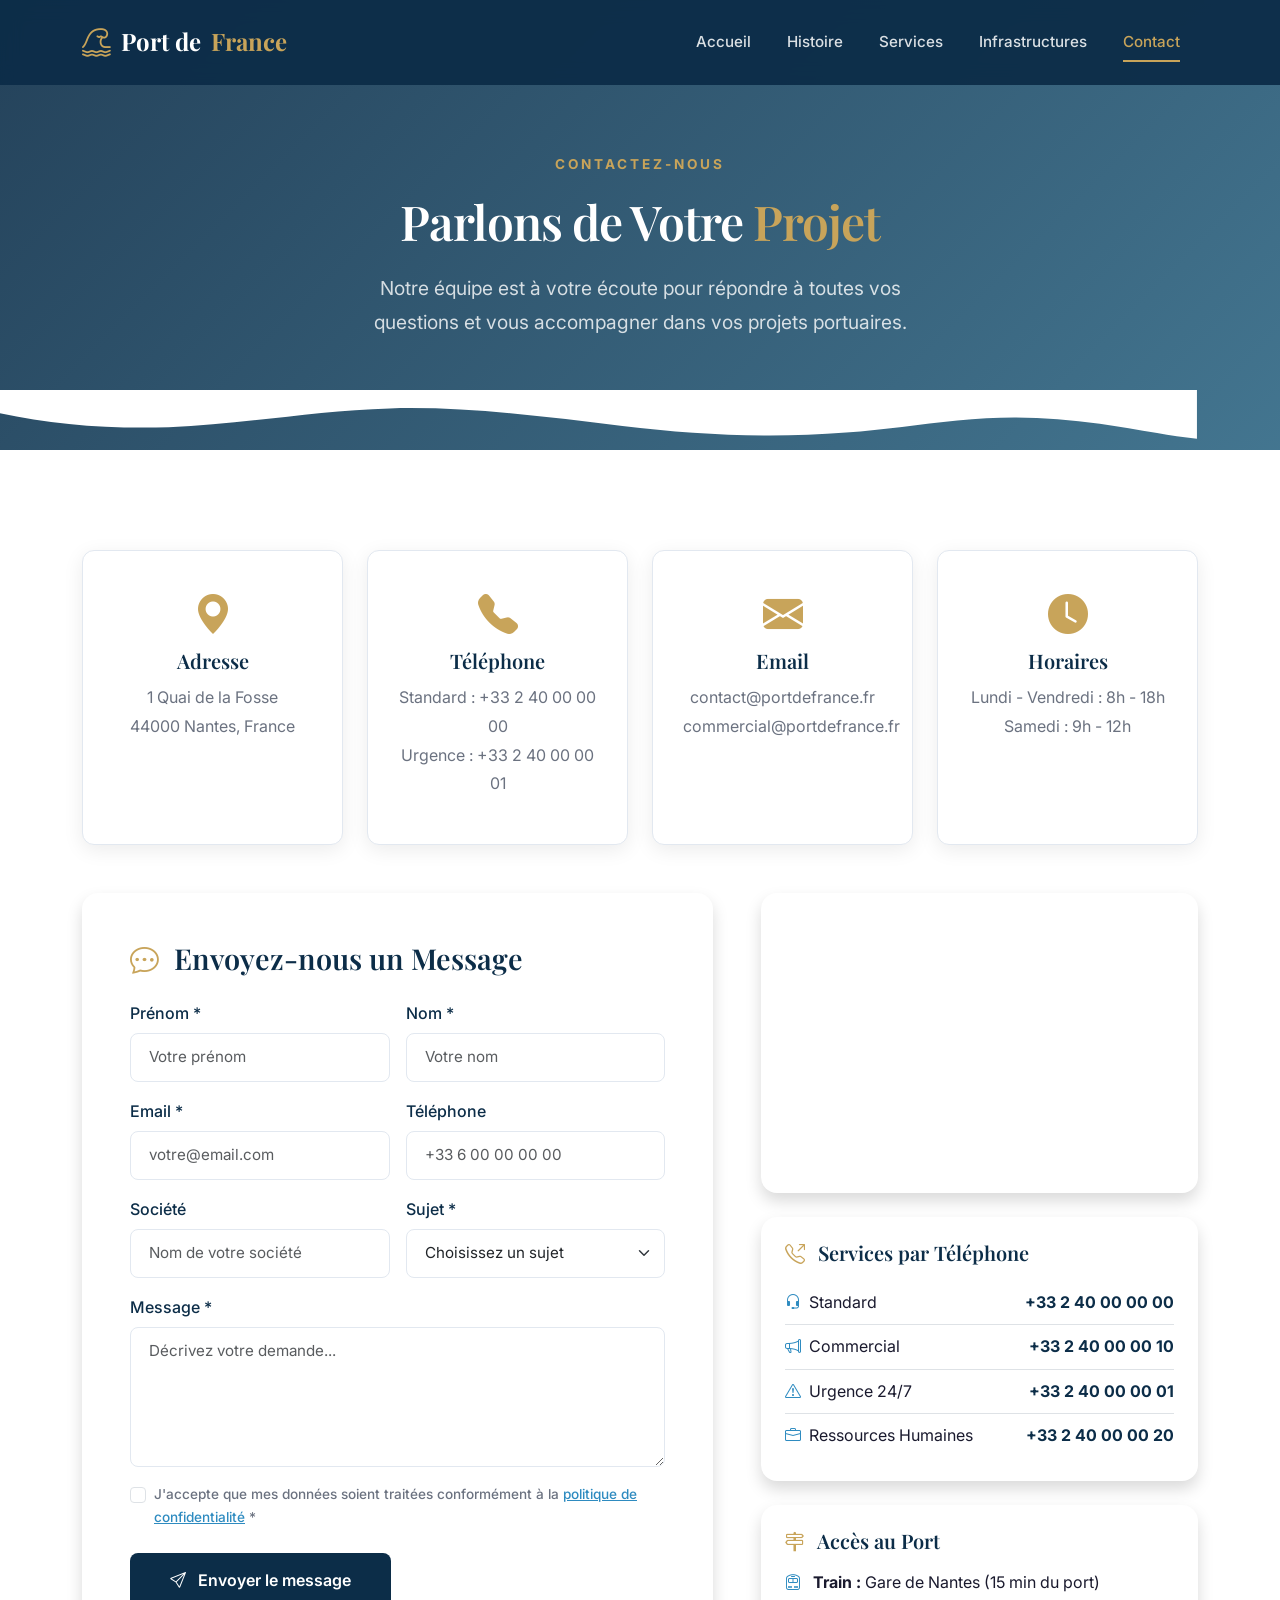
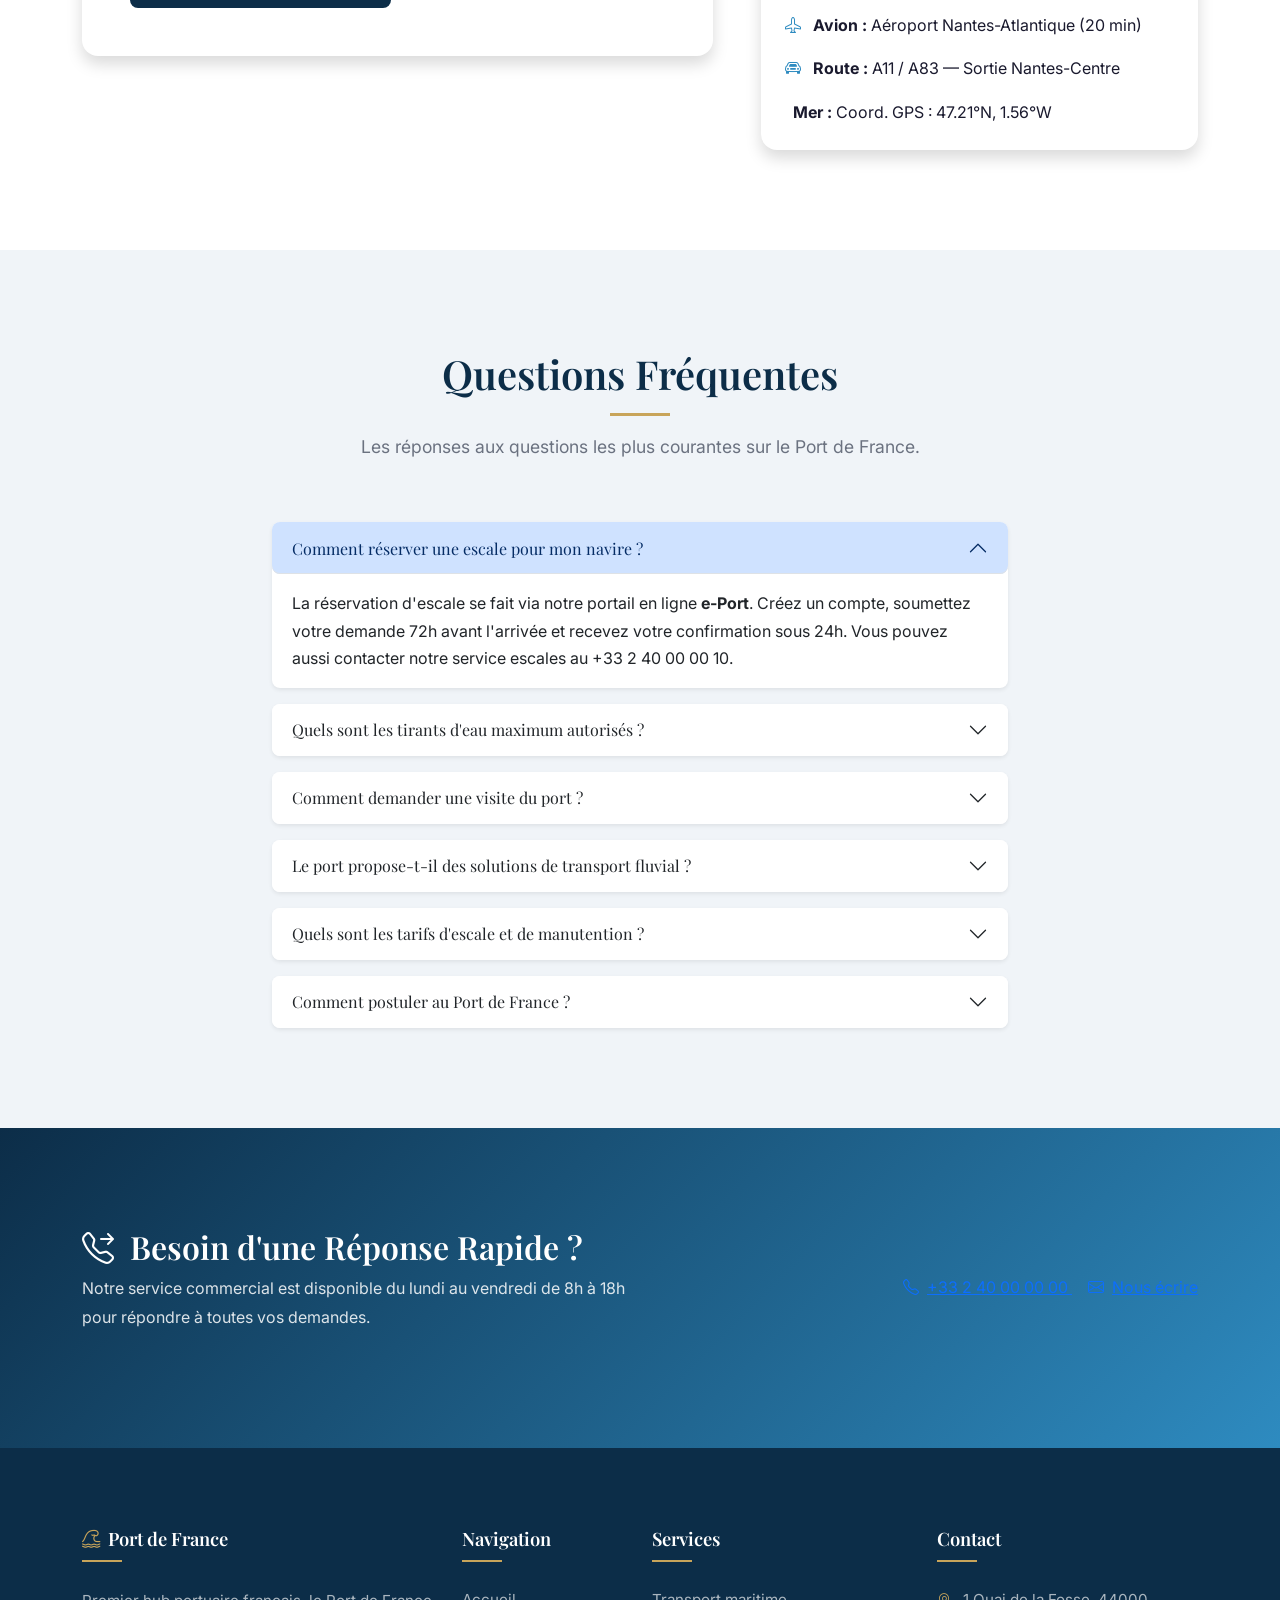
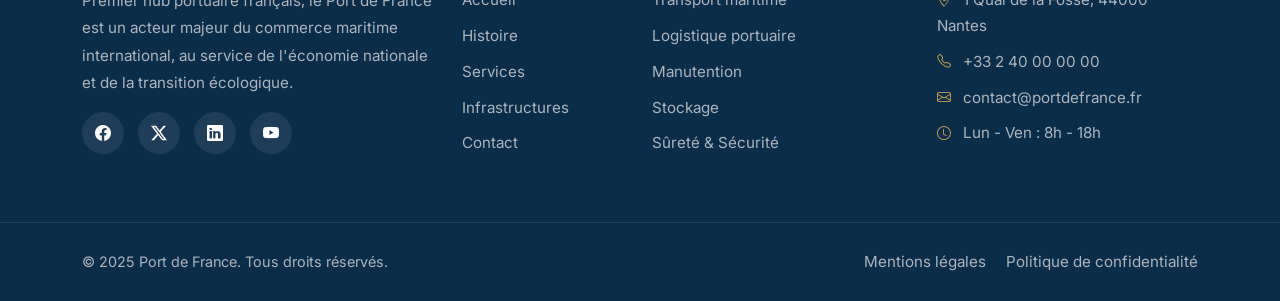
<file: port-de-france/contact.html>
<!DOCTYPE html>
<html lang="fr">
<head>
    <meta charset="UTF-8">
    <meta name="viewport" content="width=device-width, initial-scale=1.0">
    <meta name="description" content="Contactez le Port de France - Formulaire, coordonnées, plan d'accès et horaires.">
    <title>Port de France — Contact</title>

    <link href="https://cdn.jsdelivr.net/npm/bootstrap@5.3.3/dist/css/bootstrap.min.css" rel="stylesheet">
    <link href="https://cdn.jsdelivr.net/npm/bootstrap-icons@1.11.3/font/bootstrap-icons.min.css" rel="stylesheet">
    <link href="css/style.css" rel="stylesheet">
</head>
<body>

    <!-- ============================================
         NAVIGATION
         ============================================ -->
    <nav class="navbar navbar-expand-lg navbar-port fixed-top" id="mainNav">
        <div class="container">
            <a class="navbar-brand" href="index.html">
                <i class="bi bi-tsunami"></i> Port de <span>France</span>
            </a>
            <button class="navbar-toggler" type="button" data-bs-toggle="collapse" data-bs-target="#navbarNav">
                <span class="navbar-toggler-icon"></span>
            </button>
            <div class="collapse navbar-collapse justify-content-end" id="navbarNav">
                <ul class="navbar-nav">
                    <li class="nav-item"><a class="nav-link" href="index.html">Accueil</a></li>
                    <li class="nav-item"><a class="nav-link" href="about.html">Histoire</a></li>
                    <li class="nav-item"><a class="nav-link" href="services.html">Services</a></li>
                    <li class="nav-item"><a class="nav-link" href="infrastructures.html">Infrastructures</a></li>
                    <li class="nav-item"><a class="nav-link active" href="contact.html">Contact</a></li>
                </ul>
            </div>
        </div>
    </nav>

    <!-- ============================================
         HERO REDUIT
         ============================================ -->
    <section class="hero-section hero-page" style="background: linear-gradient(135deg, rgba(12,45,72,0.9), rgba(20,83,116,0.8)),
        url('https://picsum.photos/seed/port-contact/1920/800.jpg'); background-size: cover; background-position: center;">
        <div class="container">
            <div class="hero-content text-center">
                <span class="text-uppercase fw-bold" style="color: var(--accent); letter-spacing: 3px; font-size: 0.85rem;">
                    Contactez-nous
                </span>
                <h1 class="mt-3" style="color: var(--white);">
                    Parlons de Votre <span>Projet</span>
                </h1>
                <p style="color: rgba(255,255,255,0.8); max-width: 600px; margin: 0 auto;">
                    Notre équipe est à votre écoute pour répondre à toutes vos questions 
                    et vous accompagner dans vos projets portuaires.
                </p>
            </div>
        </div>
        <div class="hero-waves">
            <svg viewBox="0 0 1200 120" preserveAspectRatio="none" style="height:60px;">
                <path d="M0,0V46.29c47.79,22.2,103.59,32.17,158,28,70.36-5.37,136.33-33.31,206.8-37.5C438.64,32.43,512.34,53.67,583,72.05c69.27,18,138.3,24.88,209.4,13.08,36.15-6,68.87-16.65,104.21-24.37,46.87-10.32,88.75-6.49,133.39,6.6,18.41,5.36,36,12.15,53.71,18.78,12.14,4.54,24.49,8.6,37.29,11.56V0Z" fill="#ffffff"></path>
            </svg>
        </div>
    </section>

    <!-- ============================================
         SECTION COORDONNÉES
         ============================================ -->
    <section class="section-padding">
        <div class="container">
            <!-- Cartes de contact -->
            <div class="row g-4 mb-5">
                <!-- Adresse -->
                <div class="col-md-6 col-lg-3 fade-up">
                    <div class="contact-info-card">
                        <i class="bi bi-geo-alt-fill"></i>
                        <h5>Adresse</h5>
                        <p>1 Quai de la Fosse<br>44000 Nantes, France</p>
                    </div>
                </div>
                <!-- Téléphone -->
                <div class="col-md-6 col-lg-3 fade-up delay-1">
                    <div class="contact-info-card">
                        <i class="bi bi-telephone-fill"></i>
                        <h5>Téléphone</h5>
                        <p>Standard : +33 2 40 00 00 00<br>Urgence : +33 2 40 00 00 01</p>
                    </div>
                </div>
                <!-- Email -->
                <div class="col-md-6 col-lg-3 fade-up delay-2">
                    <div class="contact-info-card">
                        <i class="bi bi-envelope-fill"></i>
                        <h5>Email</h5>
                        <p>contact@portdefrance.fr<br>commercial@portdefrance.fr</p>
                    </div>
                </div>
                <!-- Horaires -->
                <div class="col-md-6 col-lg-3 fade-up delay-3">
                    <div class="contact-info-card">
                        <i class="bi bi-clock-fill"></i>
                        <h5>Horaires</h5>
                        <p>Lundi - Vendredi : 8h - 18h<br>Samedi : 9h - 12h</p>
                    </div>
                </div>
            </div>

            <!-- Formulaire + Carte -->
            <div class="row g-5">
                <!-- Formulaire de contact -->
                <div class="col-lg-7 fade-up">
                    <div class="bg-white p-4 p-md-5 rounded-4 shadow">
                        <h3 class="mb-4" style="font-size: 1.8rem;">
                            <i class="bi bi-chat-dots me-2" style="color: var(--accent);"></i>
                            Envoyez-nous un Message
                        </h3>

                        <form class="contact-form" id="contactForm">
                            <div class="row g-3">
                                <!-- Prénom -->
                                <div class="col-md-6">
                                    <label for="firstName" class="form-label">Prénom *</label>
                                    <input type="text" class="form-control" id="firstName" placeholder="Votre prénom" required>
                                </div>
                                <!-- Nom -->
                                <div class="col-md-6">
                                    <label for="lastName" class="form-label">Nom *</label>
                                    <input type="text" class="form-control" id="lastName" placeholder="Votre nom" required>
                                </div>
                                <!-- Email -->
                                <div class="col-md-6">
                                    <label for="email" class="form-label">Email *</label>
                                    <input type="email" class="form-control" id="email" placeholder="votre@email.com" required>
                                </div>
                                <!-- Téléphone -->
                                <div class="col-md-6">
                                    <label for="phone" class="form-label">Téléphone</label>
                                    <input type="tel" class="form-control" id="phone" placeholder="+33 6 00 00 00 00">
                                </div>
                                <!-- Société -->
                                <div class="col-md-6">
                                    <label for="company" class="form-label">Société</label>
                                    <input type="text" class="form-control" id="company" placeholder="Nom de votre société">
                                </div>
                                <!-- Sujet -->
                                <div class="col-md-6">
                                    <label for="subject" class="form-label">Sujet *</label>
                                    <select class="form-select" id="subject" required>
                                        <option value="" disabled selected>Choisissez un sujet</option>
                                        <option value="devis">Demande de devis</option>
                                        <option value="escale">Réservation d'escale</option>
                                        <option value="logistique">Service logistique</option>
                                        <option value="emploi">Recrutement</option>
                                        <option value="visite">Demande de visite</option>
                                        <option value="autre">Autre</option>
                                    </select>
                                </div>
                                <!-- Message -->
                                <div class="col-12">
                                    <label for="message" class="form-label">Message *</label>
                                    <textarea class="form-control" id="message" rows="5" 
                                              placeholder="Décrivez votre demande..." required></textarea>
                                </div>
                                <!-- Checkbox RGPD -->
                                <div class="col-12">
                                    <div class="form-check">
                                        <input class="form-check-input" type="checkbox" id="rgpd" required>
                                        <label class="form-check-label" for="rgpd" style="font-size: 0.85rem; color: var(--gray);">
                                            J'accepte que mes données soient traitées conformément à la 
                                            <a href="#" style="color: var(--secondary);">politique de confidentialité</a> *
                                        </label>
                                    </div>
                                </div>
                                <!-- Bouton d'envoi -->
                                <div class="col-12">
                                    <button type="submit" class="btn-submit" id="submitBtn">
                                        <i class="bi bi-send me-2" id="submitIcon"></i>
                                        <span id="submitText">Envoyer le message</span>
                                    </button>
                                </div>
                            </div>
                        </form>

                        <!-- Message de succès (caché par défaut) -->
                        <div id="formSuccess" class="alert alert-success mt-4 d-none" role="alert">
                            <i class="bi bi-check-circle-fill me-2"></i>
                            <strong>Message envoyé !</strong> Merci pour votre demande. Notre équipe vous répondra sous 24h.
                        </div>

                        <!-- Message d'erreur -->
                        <div id="formError" class="alert alert-danger mt-4 d-none" role="alert">
                            <i class="bi bi-exclamation-circle-fill me-2"></i>
                            <strong>Erreur !</strong> Veuillez remplir tous les champs obligatoires correctement.
                        </div>
                    </div>
                </div>

                <!-- Informations complémentaires -->
                <div class="col-lg-5 fade-up delay-2">
                    <!-- Carte intégrée (iframe OpenStreetMap) -->
                    <div class="rounded-4 overflow-hidden shadow mb-4" style="height: 300px;">
                        <iframe 
                            src="https://www.openstreetmap.org/export/embed.html?bbox=-1.58%2C47.20%2C-1.54%2C47.22&layer=mapnik" 
                            width="100%" 
                            height="300" 
                            style="border:0;" 
                            allowfullscreen 
                            loading="lazy"
                            title="Carte du Port de France">
                        </iframe>
                    </div>

                    <!-- Services contact -->
                    <div class="bg-white p-4 rounded-4 shadow mb-4">
                        <h5 class="mb-3">
                            <i class="bi bi-telephone-outbound me-2" style="color: var(--accent);"></i>
                            Services par Téléphone
                        </h5>
                        <ul class="list-unstyled mb-0">
                            <li class="d-flex justify-content-between py-2 border-bottom">
                                <span><i class="bi bi-headset me-2" style="color: var(--secondary);"></i>Standard</span>
                                <strong style="color: var(--primary);">+33 2 40 00 00 00</strong>
                            </li>
                            <li class="d-flex justify-content-between py-2 border-bottom">
                                <span><i class="bi bi-megaphone me-2" style="color: var(--secondary);"></i>Commercial</span>
                                <strong style="color: var(--primary);">+33 2 40 00 00 10</strong>
                            </li>
                            <li class="d-flex justify-content-between py-2 border-bottom">
                                <span><i class="bi bi-exclamation-triangle me-2" style="color: var(--secondary);"></i>Urgence 24/7</span>
                                <strong style="color: var(--primary);">+33 2 40 00 00 01</strong>
                            </li>
                            <li class="d-flex justify-content-between py-2">
                                <span><i class="bi bi-briefcase me-2" style="color: var(--secondary);"></i>Ressources Humaines</span>
                                <strong style="color: var(--primary);">+33 2 40 00 00 20</strong>
                            </li>
                        </ul>
                    </div>

                    <!-- Accès -->
                    <div class="bg-white p-4 rounded-4 shadow">
                        <h5 class="mb-3">
                            <i class="bi bi-signpost-2 me-2" style="color: var(--accent);"></i>
                            Accès au Port
                        </h5>
                        <ul class="list-unstyled mb-0">
                            <li class="mb-3">
                                <i class="bi bi-train-front me-2" style="color: var(--secondary);"></i>
                                <strong>Train :</strong> Gare de Nantes (15 min du port)
                            </li>
                            <li class="mb-3">
                                <i class="bi bi-airplane me-2" style="color: var(--secondary);"></i>
                                <strong>Avion :</strong> Aéroport Nantes-Atlantique (20 min)
                            </li>
                            <li class="mb-3">
                                <i class="bi bi-car-front me-2" style="color: var(--secondary);"></i>
                                <strong>Route :</strong> A11 / A83 — Sortie Nantes-Centre
                            </li>
                            <li>
                                <i class="bi bi-ferry me-2" style="color: var(--secondary);"></i>
                                <strong>Mer :</strong> Coord. GPS : 47.21°N, 1.56°W
                            </li>
                        </ul>
                    </div>
                </div>
            </div>
        </div>
    </section>

    <!-- ============================================
         SECTION FAQ
         ============================================ -->
    <section class="section-padding bg-light-custom">
        <div class="container">
            <div class="section-title fade-up">
                <h2>Questions Fréquentes</h2>
                <p>Les réponses aux questions les plus courantes sur le Port de France.</p>
            </div>

            <div class="row justify-content-center">
                <div class="col-lg-8">
                    <div class="accordion" id="faqAccordion">
                        <!-- FAQ 1 -->
                        <div class="accordion-item border-0 mb-3 rounded-3 shadow-sm fade-up">
                            <h3 class="accordion-header">
                                <button class="accordion-button rounded-3" type="button" data-bs-toggle="collapse" data-bs-target="#faq1">
                                    Comment réserver une escale pour mon navire ?
                                </button>
                            </h3>
                            <div id="faq1" class="accordion-collapse collapse show" data-bs-parent="#faqAccordion">
                                <div class="accordion-body">
                                    La réservation d'escale se fait via notre portail en ligne 
                                    <strong>e-Port</strong>. Créez un compte, soumettez votre demande 
                                    72h avant l'arrivée et recevez votre confirmation sous 24h. 
                                    Vous pouvez aussi contacter notre service escales au +33 2 40 00 00 10.
                                </div>
                            </div>
                        </div>
                        <!-- FAQ 2 -->
                        <div class="accordion-item border-0 mb-3 rounded-3 shadow-sm fade-up delay-1">
                            <h3 class="accordion-header">
                                <button class="accordion-button collapsed rounded-3" type="button" data-bs-toggle="collapse" data-bs-target="#faq2">
                                    Quels sont les tirants d'eau maximum autorisés ?
                                </button>
                            </h3>
                            <div id="faq2" class="accordion-collapse collapse" data-bs-parent="#faqAccordion">
                                <div class="accordion-body">
                                    Les tirants d'eau varient selon les terminaux : <strong>15m</strong> pour le terminal 
                                    conteneurs, <strong>16,5m</strong> pour le terminal méthanier, <strong>12m</strong> pour 
                                    le terminal vrac solide et <strong>14m</strong> pour le terminal vrac liquide. 
                                    Contactez le service pilotage pour les conditions spécifiques.
                                </div>
                            </div>
                        </div>
                        <!-- FAQ 3 -->
                        <div class="accordion-item border-0 mb-3 rounded-3 shadow-sm fade-up delay-2">
                            <h3 class="accordion-header">
                                <button class="accordion-button collapsed rounded-3" type="button" data-bs-toggle="collapse" data-bs-target="#faq3">
                                    Comment demander une visite du port ?
                                </button>
                            </h3>
                            <div id="faq3" class="accordion-collapse collapse" data-bs-parent="#faqAccordion">
                                <div class="accordion-body">
                                    Nous organisons des visites guidées pour les groupes (min. 10 personnes) 
                                    sur réservation. Les visites ont lieu le mardi et jeudi matin. 
                                    Contactez-nous via le formulaire ou au +33 2 40 00 00 00. 
                                    Les visites sont gratuites pour les établissements scolaires.
                                </div>
                            </div>
                        </div>
                        <!-- FAQ 4 -->
                        <div class="accordion-item border-0 mb-3 rounded-3 shadow-sm fade-up delay-3">
                            <h3 class="accordion-header">
                                <button class="accordion-button collapsed rounded-3" type="button" data-bs-toggle="collapse" data-bs-target="#faq4">
                                    Le port propose-t-il des solutions de transport fluvial ?
                                </button>
                            </h3>
                            <div id="faq4" class="accordion-collapse collapse" data-bs-parent="#faqAccordion">
                                <div class="accordion-body">
                                    Oui, le Port de France est connecté au réseau fluvial de la Loire. 
                                    Nous proposons des services de cabotage fluvial vers Tours, Orléans 
                                    et Nevers. Cette option permet de réduire l'empreinte carbone de vos 
                                    transports de 75% par rapport à la route.
                                </div>
                            </div>
                        </div>
                        <!-- FAQ 5 -->
                        <div class="accordion-item border-0 mb-3 rounded-3 shadow-sm fade-up">
                            <h3 class="accordion-header">
                                <button class="accordion-button collapsed rounded-3" type="button" data-bs-toggle="collapse" data-bs-target="#faq5">
                                    Quels sont les tarifs d'escale et de manutention ?
                                </button>
                            </h3>
                            <div id="faq5" class="accordion-collapse collapse" data-bs-parent="#faqAccordion">
                                <div class="accordion-body">
                                    Nos tarifs dépendent du type de navire, du terminal utilisé et de la durée 
                                    d'escale. Un <strong>grille tarifaire</strong> est disponible sur demande auprès 
                                    de notre service commercial. Nous proposons également des contrats annuels 
                                    avec des tarifs préférentiels pour les clients réguliers.
                                </div>
                            </div>
                        </div>
                        <!-- FAQ 6 -->
                        <div class="accordion-item border-0 rounded-3 shadow-sm fade-up">
                            <h3 class="accordion-header">
                                <button class="accordion-button collapsed rounded-3" type="button" data-bs-toggle="collapse" data-bs-target="#faq6">
                                    Comment postuler au Port de France ?
                                </button>
                            </h3>
                            <div id="faq6" class="accordion-collapse collapse" data-bs-parent="#faqAccordion">
                                <div class="accordion-body">
                                    Nos offres d'emploi sont publiées sur notre site dans la rubrique 
                                    <strong>Carrières</strong> et sur les principaux sites de recrutement. 
                                    Vous pouvez aussi envoyer votre CV et lettre de motivation à 
                                    rh@portdefrance.fr. Nous recrutons des profils variés : 
                                    pilotage, manutention, logistique, administration, maintenance.
                                </div>
                            </div>
                        </div>
                    </div>
                </div>
            </div>
        </div>
    </section>

    <!-- ============================================
         SECTION CTA
         ============================================ -->
    <section class="section-padding cta-section" style="background: linear-gradient(135deg, var(--primary), var(--secondary));">
        <div class="container">
            <div class="row align-items-center">
                <div class="col-lg-8 fade-up">
                    <h2 style="color: var(--white); font-size: 2rem;">
                        <i class="bi bi-telephone-forward me-2"></i>
                        Besoin d'une Réponse Rapide ?
                    </h2>
                    <p style="color: rgba(255,255,255,0.85); max-width: 550px;">
                        Notre service commercial est disponible du lundi au vendredi 
                        de 8h à 18h pour répondre à toutes vos demandes.
                    </p>
                </div>
                <div class="col-lg-4 text-lg-end mt-4 mt-lg-0 fade-up delay-1">
                    <a href="tel:+33240000000" class="btn-cta me-3 mb-2">
                        <i class="bi bi-telephone me-2"></i>+33 2 40 00 00 00
                    </a>
                    <a href="mailto:contact@portdefrance.fr" class="btn-cta btn-cta-outline mb-2">
                        <i class="bi bi-envelope me-2"></i>Nous écrire
                    </a>
                </div>
            </div>
        </div>
    </section>

     <!-- ============================================
         FOOTER
         ============================================ -->
    <footer class="footer">
        <div class="container">
            <div class="row">
                <!-- Colonne 1 : À propos -->
                <div class="col-lg-4 mb-5 mb-lg-0">
                    <h5><i class="bi bi-tsunami me-2" style="color: var(--accent);"></i>Port de France</h5>
                    <p>
                        Premier hub portuaire français, le Port de France est un acteur 
                        majeur du commerce maritime international, au service de l'économie 
                        nationale et de la transition écologique.
                    </p>
                    <!-- Réseaux sociaux -->
                    <div class="social-links mt-3">
                        <a href="#"><i class="bi bi-facebook"></i></a>
                        <a href="#"><i class="bi bi-twitter-x"></i></a>
                        <a href="#"><i class="bi bi-linkedin"></i></a>
                        <a href="#"><i class="bi bi-youtube"></i></a>
                    </div>
                </div>

                <!-- Colonne 2 : Liens rapides -->
                <div class="col-lg-2 col-md-4 mb-5 mb-md-0">
                    <h5>Navigation</h5>
                    <ul>
                        <li><a href="index.html">Accueil</a></li>
                        <li><a href="about.html">Histoire</a></li>
                        <li><a href="services.html">Services</a></li>
                        <li><a href="infrastructures.html">Infrastructures</a></li>
                        <li><a href="contact.html">Contact</a></li>
                    </ul>
                </div>

                <!-- Colonne 3 : Services -->
                <div class="col-lg-3 col-md-4 mb-5 mb-md-0">
                    <h5>Services</h5>
                    <ul>
                        <li><a href="services.html">Transport maritime</a></li>
                        <li><a href="services.html">Logistique portuaire</a></li>
                        <li><a href="services.html">Manutention</a></li>
                        <li><a href="services.html">Stockage</a></li>
                        <li><a href="services.html">Sûreté & Sécurité</a></li>
                    </ul>
                </div>

                <!-- Colonne 4 : Contact -->
                <div class="col-lg-3 col-md-4">
                    <h5>Contact</h5>
                    <ul>
                        <li><i class="bi bi-geo-alt"></i> 1 Quai de la Fosse, 44000 Nantes</li>
                        <li><i class="bi bi-telephone"></i> +33 2 40 00 00 00</li>
                        <li><i class="bi bi-envelope"></i> contact@portdefrance.fr</li>
                        <li><i class="bi bi-clock"></i> Lun - Ven : 8h - 18h</li>
                    </ul>
                </div>
            </div>
        </div>

        <!-- Footer bottom -->
        <div class="footer-bottom">
            <div class="container">
                <div class="row align-items-center">
                    <div class="col-md-6 text-center text-md-start">
                        <p>&copy; 2025 Port de France. Tous droits réservés.</p>
                    </div>
                    <div class="col-md-6 text-center text-md-end">
                        <p>
                            <a href="#" class="me-3">Mentions légales</a>
                            <a href="#">Politique de confidentialité</a>
                        </p>
                    </div>
                </div>
            </div>
        </div>
    </footer>

    <!-- Bouton retour en haut -->
    <button class="back-to-top" id="backToTop" title="Retour en haut">
        <i class="bi bi-chevron-up"></i>
    </button>

    <!-- Bootstrap JS -->
    <script src="https://cdn.jsdelivr.net/npm/bootstrap@5.3.3/dist/js/bootstrap.bundle.min.js"></script>

    <script>
        // ============================================
        // NAVBAR SCROLL EFFECT
        // ============================================
        const navbar = document.getElementById('mainNav');
        window.addEventListener('scroll', () => {
            if (window.scrollY > 50) {
                navbar.classList.add('navbar-scrolled');
            } else {
                navbar.classList.remove('navbar-scrolled');
            }
        });

        // ============================================
        // FADE-UP ANIMATION ON SCROLL
        // ============================================
        const fadeElements = document.querySelectorAll('.fade-up');
        const observerOptions = {
            threshold: 0.15,
            rootMargin: '0px 0px -50px 0px'
        };

        const fadeObserver = new IntersectionObserver((entries) => {
            entries.forEach(entry => {
                if (entry.isIntersecting) {
                    entry.target.classList.add('visible');
                    fadeObserver.unobserve(entry.target);
                }
            });
        }, observerOptions);

        fadeElements.forEach(el => fadeObserver.observe(el));

        // ============================================
        // FORMULAIRE DE CONTACT
        // ============================================
        const contactForm = document.getElementById('contactForm');
        const formSuccess = document.getElementById('formSuccess');
        const formError = document.getElementById('formError');
        const submitBtn = document.getElementById('submitBtn');
        const submitText = document.getElementById('submitText');
        const submitIcon = document.getElementById('submitIcon');

        contactForm.addEventListener('submit', function(e) {
            e.preventDefault();

            // Masquer les messages précédents
            formSuccess.classList.add('d-none');
            formError.classList.add('d-none');

            // Validation côté client
            const firstName = document.getElementById('firstName').value.trim();
            const lastName = document.getElementById('lastName').value.trim();
            const email = document.getElementById('email').value.trim();
            const subject = document.getElementById('subject').value;
            const message = document.getElementById('message').value.trim();
            const rgpd = document.getElementById('rgpd').checked;

            // Vérification email
            const emailRegex = /^[^\s@]+@[^\s@]+\.[^\s@]+$/;

            if (!firstName || !lastName || !email || !subject || !message || !rgpd) {
                formError.classList.remove('d-none');
                formError.scrollIntoView({ behavior: 'smooth', block: 'nearest' });
                return;
            }

            if (!emailRegex.test(email)) {
                formError.innerHTML = '<i class="bi bi-exclamation-circle-fill me-2"></i><strong>Erreur !</strong> Veuillez entrer une adresse email valide.';
                formError.classList.remove('d-none');
                return;
            }

            // Simulation d'envoi
            submitBtn.disabled = true;
            submitText.textContent = 'Envoi en cours...';
            submitIcon.className = 'spinner-border spinner-border-sm me-2';

            setTimeout(() => {
                // Réinitialiser le bouton
                submitBtn.disabled = false;
                submitText.textContent = 'Envoyer le message';
                submitIcon.className = 'bi bi-send me-2';

                // Afficher le message de succès
                formSuccess.classList.remove('d-none');
                formSuccess.scrollIntoView({ behavior: 'smooth', block: 'nearest' });

                // Réinitialiser le formulaire
                contactForm.reset();

                // Masquer le message après 8 secondes
                setTimeout(() => {
                    formSuccess.classList.add('d-none');
                }, 8000);
            }, 2000);
        });

        // ============================================
        // BOUTON RETOUR EN HAUT
        // ============================================
        const backToTopBtn = document.getElementById('backToTop');

        window.addEventListener('scroll', () => {
            if (window.scrollY > 400) {
                backToTopBtn.classList.add('show');
            } else {
                backToTopBtn.classList.remove('show');
            }
        });

        backToTopBtn.addEventListener('click', () => {
            window.scrollTo({ top: 0, behavior: 'smooth' });
        });

        // ============================================
        // SMOOTH SCROLL POUR LIENS INTERNES
        // ============================================
        document.querySelectorAll('a[href^="#"]').forEach(anchor => {
            anchor.addEventListener('click', function(e) {
                const targetId = this.getAttribute('href');
                if (targetId === '#') return;
                e.preventDefault();
                const target = document.querySelector(targetId);
                if (target) {
                    target.scrollIntoView({ behavior: 'smooth' });
                }
            });
        });
    </script>
</body>
</html>
</file>
<file: port-de-france/css/style.css>
/* ============================================
   PORT DE FRANCE - Styles Personnalisés
   ============================================ */

/* --- Import de la police Google Fonts --- */
@import url('https://fonts.googleapis.com/css2?family=Playfair+Display:wght@400;500;600;700&family=Inter:wght@300;400;500;600;700&display=swap');

/* --- Variables CSS (palette maritime) --- */
:root {
    --primary: #0c2d48;       /* Bleu marine foncé */
    --primary-light: #145374; /* Bleu marine moyen */
    --secondary: #2e8bc0;     /* Bleu océan */
    --accent: #c8a45a;        /* Or / Doré */
    --accent-light: #d4b76a;  /* Or clair */
    --light-bg: #f0f4f8;      /* Fond clair */
    --white: #ffffff;
    --dark: #1a1a2e;          /* Texte foncé */
    --gray: #6b7280;          /* Texte secondaire */
    --border-light: #e2e8f0;  /* Bordure claire */
    --font-heading: 'Playfair Display', serif;
    --font-body: 'Inter', sans-serif;
}

/* --- Reset et styles de base --- */
* {
    margin: 0;
    padding: 0;
    box-sizing: border-box;
}

html {
    scroll-behavior: smooth;
}

body {
    font-family: var(--font-body);
    color: var(--dark);
    line-height: 1.7;
    overflow-x: hidden;
}

/* --- Typographie --- */
h1, h2, h3, h4, h5, h6 {
    font-family: var(--font-heading);
    font-weight: 600;
    line-height: 1.2;
    color: var(--primary);
}

p {
    color: var(--gray);
    line-height: 1.8;
}

/* ============================================
   NAVIGATION
   ============================================ */

/* Navbar personnalisée */
.navbar-port {
    background-color: rgba(12, 45, 72, 0.95);
    backdrop-filter: blur(10px);
    padding: 12px 0;
    transition: all 0.3s ease;
    border-bottom: 2px solid transparent;
}

/* Navbar au scroll (classe ajoutée via JS) */
.navbar-port.scrolled {
    background-color: rgba(12, 45, 72, 0.98);
    padding: 8px 0;
    border-bottom: 2px solid var(--accent);
    box-shadow: 0 4px 20px rgba(0, 0, 0, 0.3);
}

/* Logo du port */
.navbar-brand {
    font-family: var(--font-heading) !important;
    font-size: 1.5rem !important;
    font-weight: 700 !important;
    color: var(--white) !important;
    display: flex;
    align-items: center;
    gap: 10px;
}

.navbar-brand i {
    color: var(--accent);
    font-size: 1.8rem;
}

.navbar-brand span {
    color: var(--accent);
}

/* Liens de navigation */
.navbar-port .nav-link {
    color: rgba(255, 255, 255, 0.85) !important;
    font-weight: 500;
    font-size: 0.95rem;
    padding: 8px 18px !important;
    transition: color 0.3s ease;
    position: relative;
}

/* Effet hover sur les liens */
.navbar-port .nav-link:hover,
.navbar-port .nav-link.active {
    color: var(--accent) !important;
}

/* Ligne sous le lien actif */
.navbar-port .nav-link.active::after {
    content: '';
    position: absolute;
    bottom: 0;
    left: 18px;
    right: 18px;
    height: 2px;
    background-color: var(--accent);
}

/* Bouton hamburger */
.navbar-toggler {
    border: 1px solid rgba(255, 255, 255, 0.3) !important;
    padding: 6px 10px;
}

.navbar-toggler-icon {
    filter: brightness(0) invert(1);
}

/* ============================================
   HERO SECTION (Bannière principale)
   ============================================ */
.hero-section {
    position: relative;
    min-height: 100vh;
    display: flex;
    align-items: center;
    background: linear-gradient(135deg, rgba(12, 45, 72, 0.85), rgba(20, 83, 116, 0.75)),
                url('https://picsum.photos/seed/portfrance-hero/1920/1080.jpg');
    background-size: cover;
    background-position: center;
    background-attachment: fixed;
    overflow: hidden;
}

/* Contenu du hero */
.hero-content {
    position: relative;
    z-index: 2;
}

.hero-section h1 {
    font-size: 4rem;
    color: var(--white);
    margin-bottom: 20px;
    letter-spacing: -0.02em;
}

.hero-section h1 span {
    color: var(--accent);
}

.hero-section p {
    font-size: 1.2rem;
    color: rgba(255, 255, 255, 0.85);
    max-width: 600px;
    margin-bottom: 35px;
}

/* Boutons du hero */
.btn-hero-primary {
    background-color: var(--accent);
    color: var(--primary);
    border: none;
    padding: 14px 35px;
    font-weight: 600;
    font-size: 1rem;
    border-radius: 4px;
    transition: all 0.3s ease;
    text-decoration: none;
    display: inline-block;
}

.btn-hero-primary:hover {
    background-color: var(--accent-light);
    color: var(--primary);
    transform: translateY(-2px);
    box-shadow: 0 8px 25px rgba(200, 164, 90, 0.4);
}

.btn-hero-secondary {
    background-color: transparent;
    color: var(--white);
    border: 2px solid var(--white);
    padding: 12px 35px;
    font-weight: 500;
    font-size: 1rem;
    border-radius: 4px;
    transition: all 0.3s ease;
    text-decoration: none;
    display: inline-block;
}

.btn-hero-secondary:hover {
    background-color: var(--white);
    color: var(--primary);
    transform: translateY(-2px);
}

/* Vagues animées en bas du hero */
.hero-waves {
    position: absolute;
    bottom: 0;
    left: 0;
    width: 100%;
    overflow: hidden;
    line-height: 0;
}

.hero-waves svg {
    position: relative;
    display: block;
    width: calc(100% + 1.3px);
    height: 80px;
}

/* ============================================
   HERO REDUIT (Pour les pages internes)
   ============================================ */
.hero-page {
    min-height: 50vh;
    padding-top: 120px;
    padding-bottom: 80px;
}

.hero-page h1 {
    font-size: 3rem;
}

/* ============================================
   SECTIONS COMMUNES
   ============================================ */

/* Section titre centré */
.section-title {
    text-align: center;
    margin-bottom: 60px;
}

.section-title h2 {
    font-size: 2.5rem;
    margin-bottom: 15px;
    position: relative;
    display: inline-block;
}

/* Ligne dorée sous le titre */
.section-title h2::after {
    content: '';
    display: block;
    width: 60px;
    height: 3px;
    background-color: var(--accent);
    margin: 15px auto 0;
}

.section-title p {
    max-width: 650px;
    margin: 0 auto;
    font-size: 1.1rem;
}

/* Padding des sections */
.section-padding {
    padding: 100px 0;
}

/* Fond alterné */
.bg-light-custom {
    background-color: var(--light-bg);
}

/* ============================================
   CARTES / CARDS PERSONNALISÉES
   ============================================ */
.port-card {
    background: var(--white);
    border-radius: 12px;
    overflow: hidden;
    box-shadow: 0 5px 25px rgba(0, 0, 0, 0.08);
    transition: all 0.4s ease;
    height: 100%;
    border: 1px solid var(--border-light);
}

.port-card:hover {
    transform: translateY(-8px);
    box-shadow: 0 15px 40px rgba(12, 45, 72, 0.15);
}

.port-card .card-img-top {
    height: 220px;
    object-fit: cover;
    transition: transform 0.6s ease;
}

.port-card:hover .card-img-top {
    transform: scale(1.05);
}

.port-card .card-body {
    padding: 25px;
}

.port-card .card-body h5 {
    font-size: 1.25rem;
    margin-bottom: 12px;
}

.port-card .card-icon {
    width: 70px;
    height: 70px;
    border-radius: 50%;
    background: linear-gradient(135deg, var(--primary), var(--primary-light));
    display: flex;
    align-items: center;
    justify-content: center;
    margin: 0 auto 20px;
    transition: all 0.3s ease;
}

.port-card:hover .card-icon {
    background: linear-gradient(135deg, var(--accent), var(--accent-light));
    transform: scale(1.1);
}

.port-card .card-icon i {
    font-size: 1.8rem;
    color: var(--white);
}

/* ============================================
   SECTION CHIFFRES CLÉS (Statistiques)
   ============================================ */
.stats-section {
    background: linear-gradient(135deg, var(--primary), var(--primary-light));
    padding: 80px 0;
}

.stat-item {
    text-align: center;
    padding: 30px 20px;
}

.stat-item i {
    font-size: 2.5rem;
    color: var(--accent);
    margin-bottom: 15px;
}

.stat-number {
    font-family: var(--font-heading);
    font-size: 3rem;
    font-weight: 700;
    color: var(--white);
    display: block;
}

.stat-label {
    color: rgba(255, 255, 255, 0.75);
    font-size: 0.95rem;
    margin-top: 5px;
}

/* ============================================
   SECTION TIMELINE (Histoire)
   ============================================ */
.timeline {
    position: relative;
    padding: 40px 0;
}

/* Ligne verticale centrale */
.timeline::before {
    content: '';
    position: absolute;
    left: 50%;
    transform: translateX(-50%);
    width: 3px;
    height: 100%;
    background-color: var(--border-light);
}

.timeline-item {
    position: relative;
    margin-bottom: 60px;
}

/* Point sur la timeline */
.timeline-item::before {
    content: '';
    position: absolute;
    left: 50%;
    transform: translateX(-50%);
    width: 20px;
    height: 20px;
    background-color: var(--accent);
    border: 4px solid var(--white);
    border-radius: 50%;
    top: 25px;
    z-index: 2;
    box-shadow: 0 0 0 3px var(--accent);
}

.timeline-content {
    background: var(--white);
    padding: 30px;
    border-radius: 12px;
    box-shadow: 0 5px 20px rgba(0, 0, 0, 0.08);
    width: 45%;
    position: relative;
}

/* Flèche pointant vers la ligne */
.timeline-item:nth-child(odd) .timeline-content {
    margin-left: auto;
    margin-right: 55%;
}

.timeline-item:nth-child(even) .timeline-content {
    margin-left: 55%;
}

.timeline-year {
    display: inline-block;
    background-color: var(--accent);
    color: var(--primary);
    font-weight: 700;
    padding: 4px 16px;
    border-radius: 20px;
    font-size: 0.9rem;
    margin-bottom: 10px;
}

/* ============================================
   SECTION INFRASTRUCTURES - Grille d'images
   ============================================ */
.infra-card {
    position: relative;
    border-radius: 12px;
    overflow: hidden;
    cursor: pointer;
    height: 300px;
}

.infra-card img {
    width: 100%;
    height: 100%;
    object-fit: cover;
    transition: transform 0.6s ease;
}

.infra-card:hover img {
    transform: scale(1.1);
}

/* Overlay avec infos */
.infra-overlay {
    position: absolute;
    bottom: 0;
    left: 0;
    right: 0;
    background: linear-gradient(to top, rgba(12, 45, 72, 0.95), transparent);
    padding: 30px 25px 25px;
    transform: translateY(60px);
    transition: transform 0.4s ease;
}

.infra-card:hover .infra-overlay {
    transform: translateY(0);
}

.infra-overlay h5 {
    color: var(--white);
    font-size: 1.2rem;
    margin-bottom: 5px;
}

.infra-overlay p {
    color: rgba(255, 255, 255, 0.8);
    font-size: 0.9rem;
    margin: 0;
}

/* ============================================
   SECTION CONTACT
   ============================================ */
.contact-info-card {
    background: var(--white);
    border-radius: 12px;
    padding: 30px;
    text-align: center;
    box-shadow: 0 5px 20px rgba(0, 0, 0, 0.08);
    transition: all 0.3s ease;
    height: 100%;
    border: 1px solid var(--border-light);
}

.contact-info-card:hover {
    transform: translateY(-5px);
    box-shadow: 0 10px 30px rgba(12, 45, 72, 0.12);
}

.contact-info-card i {
    font-size: 2.5rem;
    color: var(--accent);
    margin-bottom: 15px;
}

.contact-info-card h5 {
    margin-bottom: 10px;
}

/* Formulaire de contact */
.contact-form .form-control,
.contact-form .form-select {
    border: 1px solid var(--border-light);
    border-radius: 8px;
    padding: 12px 18px;
    font-size: 0.95rem;
    transition: all 0.3s ease;
    background-color: var(--white);
}

.contact-form .form-control:focus,
.contact-form .form-select:focus {
    border-color: var(--secondary);
    box-shadow: 0 0 0 3px rgba(46, 139, 192, 0.15);
}

.contact-form label {
    font-weight: 500;
    color: var(--primary);
    margin-bottom: 6px;
}

.btn-submit {
    background-color: var(--primary);
    color: var(--white);
    border: none;
    padding: 14px 40px;
    font-weight: 600;
    border-radius: 8px;
    font-size: 1rem;
    transition: all 0.3s ease;
}

.btn-submit:hover {
    background-color: var(--primary-light);
    color: var(--white);
    transform: translateY(-2px);
    box-shadow: 0 8px 25px rgba(12, 45, 72, 0.3);
}

/* ============================================
   SECTION PARTENAIRES
   ============================================ */
.partner-logo {
    filter: grayscale(100%);
    opacity: 0.5;
    transition: all 0.4s ease;
    max-height: 50px;
}

.partner-logo:hover {
    filter: grayscale(0%);
    opacity: 1;
}

/* ============================================
   FOOTER
   ============================================ */
.footer {
    background-color: var(--primary);
    color: rgba(255, 255, 255, 0.7);
    padding-top: 80px;
}

.footer h5 {
    color: var(--white);
    font-size: 1.15rem;
    margin-bottom: 25px;
    position: relative;
    padding-bottom: 12px;
}

.footer h5::after {
    content: '';
    position: absolute;
    bottom: 0;
    left: 0;
    width: 40px;
    height: 2px;
    background-color: var(--accent);
}

.footer p, .footer li, .footer a {
    color: rgba(255, 255, 255, 0.65);
    font-size: 0.95rem;
    text-decoration: none;
    transition: color 0.3s ease;
}

.footer a:hover {
    color: var(--accent) !important;
}

.footer ul {
    list-style: none;
    padding: 0;
}

.footer ul li {
    margin-bottom: 10px;
}

.footer ul li i {
    color: var(--accent);
    margin-right: 8px;
    font-size: 0.85rem;
}

/* Réseaux sociaux */
.social-links a {
    display: inline-flex;
    align-items: center;
    justify-content: center;
    width: 42px;
    height: 42px;
    border-radius: 50%;
    background-color: rgba(255, 255, 255, 0.08);
    color: var(--white) !important;
    margin-right: 10px;
    transition: all 0.3s ease;
    font-size: 1rem;
}

.social-links a:hover {
    background-color: var(--accent);
    color: var(--primary) !important;
    transform: translateY(-3px);
}

/* Footer bottom */
.footer-bottom {
    border-top: 1px solid rgba(255, 255, 255, 0.1);
    padding: 25px 0;
    margin-top: 50px;
}

.footer-bottom p {
    margin: 0;
    font-size: 0.9rem;
}

/* ============================================
   BOUTON RETOUR EN HAUT
   ============================================ */
.back-to-top {
    position: fixed;
    bottom: 30px;
    right: 30px;
    width: 50px;
    height: 50px;
    background-color: var(--accent);
    color: var(--primary);
    border: none;
    border-radius: 50%;
    font-size: 1.3rem;
    display: flex;
    align-items: center;
    justify-content: center;
    cursor: pointer;
    opacity: 0;
    visibility: hidden;
    transition: all 0.3s ease;
    z-index: 999;
    box-shadow: 0 4px 15px rgba(200, 164, 90, 0.4);
}

.back-to-top.show {
    opacity: 1;
    visibility: visible;
}

.back-to-top:hover {
    background-color: var(--accent-light);
    transform: translateY(-3px);
}

/* ============================================
   ANIMATIONS D'ENTRÉE
   ============================================ */

/* Animation de fondu vers le haut */
.fade-up {
    opacity: 0;
    transform: translateY(30px);
    transition: all 0.8s ease;
}

.fade-up.visible {
    opacity: 1;
    transform: translateY(0);
}

/* Délais pour les animations en cascade */
.delay-1 { transition-delay: 0.1s; }
.delay-2 { transition-delay: 0.2s; }
.delay-3 { transition-delay: 0.3s; }
.delay-4 { transition-delay: 0.4s; }

/* ============================================
   RESPONSIVE
   ============================================ */

/* Tablette */
@media (max-width: 991.98px) {
    .hero-section h1 {
        font-size: 2.8rem;
    }

    .hero-page h1 {
        font-size: 2.3rem;
    }

    .section-title h2 {
        font-size: 2rem;
    }

    /* Timeline sur tablette : ligne à gauche */
    .timeline::before {
        left: 30px;
    }

    .timeline-item::before {
        left: 30px;
    }

    .timeline-item:nth-child(odd) .timeline-content,
    .timeline-item:nth-child(even) .timeline-content {
        margin-left: 70px;
        width: calc(100% - 70px);
    }
}

/* Mobile */
@media (max-width: 767.98px) {
    .hero-section {
        min-height: 85vh;
        background-attachment: scroll;
    }

    .hero-section h1 {
        font-size: 2.2rem;
    }

    .hero-page h1 {
        font-size: 2rem;
    }

    .section-title h2 {
        font-size: 1.8rem;
    }

    .section-padding {
        padding: 60px 0;
    }

    .stat-number {
        font-size: 2.2rem;
    }

    .hero-section p {
        font-size: 1rem;
    }

    .btn-hero-primary,
    .btn-hero-secondary {
        padding: 12px 25px;
        font-size: 0.9rem;
    }

    .footer {
        padding-top: 50px;
    }
}

/* Petit mobile */
@media (max-width: 575.98px) {
    .hero-section h1 {
        font-size: 1.8rem;
    }

    .navbar-brand {
        font-size: 1.2rem !important;
    }
}
</file>
